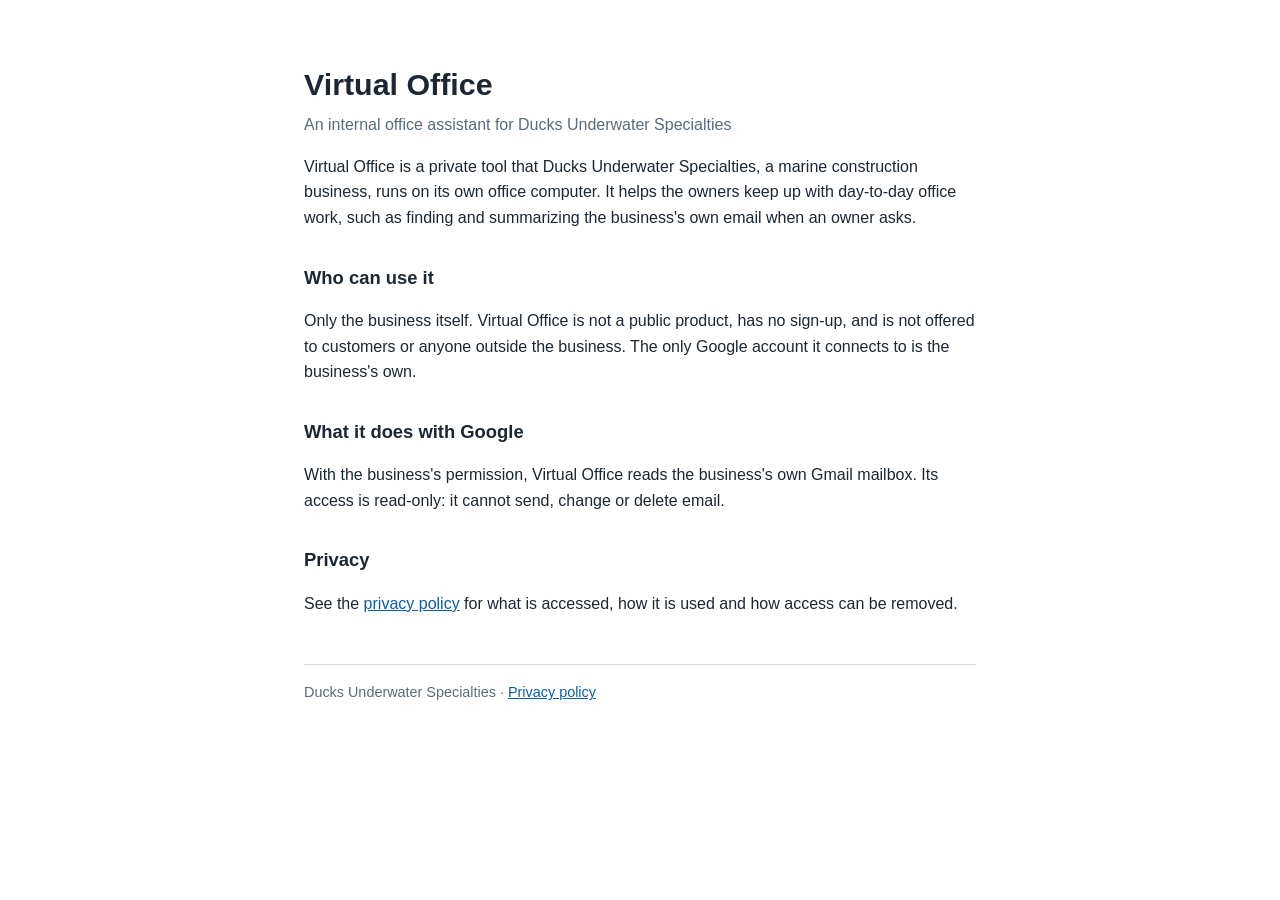
<file: index.html>
<!doctype html>
<html lang="en"><head><meta charset="utf-8"><meta name="viewport" content="width=device-width,initial-scale=1">
<title>Virtual Office</title><link rel="stylesheet" href="style.css"></head><body>
<h1>Virtual Office</h1>
<p class="sub">An internal office assistant for Ducks Underwater Specialties</p>
<p>Virtual Office is a private tool that Ducks Underwater Specialties, a marine construction business, runs on its own office computer. It helps the owners keep up with day-to-day office work, such as finding and summarizing the business's own email when an owner asks.</p>
<h2>Who can use it</h2>
<p>Only the business itself. Virtual Office is not a public product, has no sign-up, and is not offered to customers or anyone outside the business. The only Google account it connects to is the business's own.</p>
<h2>What it does with Google</h2>
<p>With the business's permission, Virtual Office reads the business's own Gmail mailbox. Its access is read-only: it cannot send, change or delete email.</p>
<h2>Privacy</h2>
<p>See the <a href="privacy.html">privacy policy</a> for what is accessed, how it is used and how access can be removed.</p>
<footer>Ducks Underwater Specialties · <a href="privacy.html">Privacy policy</a></footer>
</body></html>
</file>
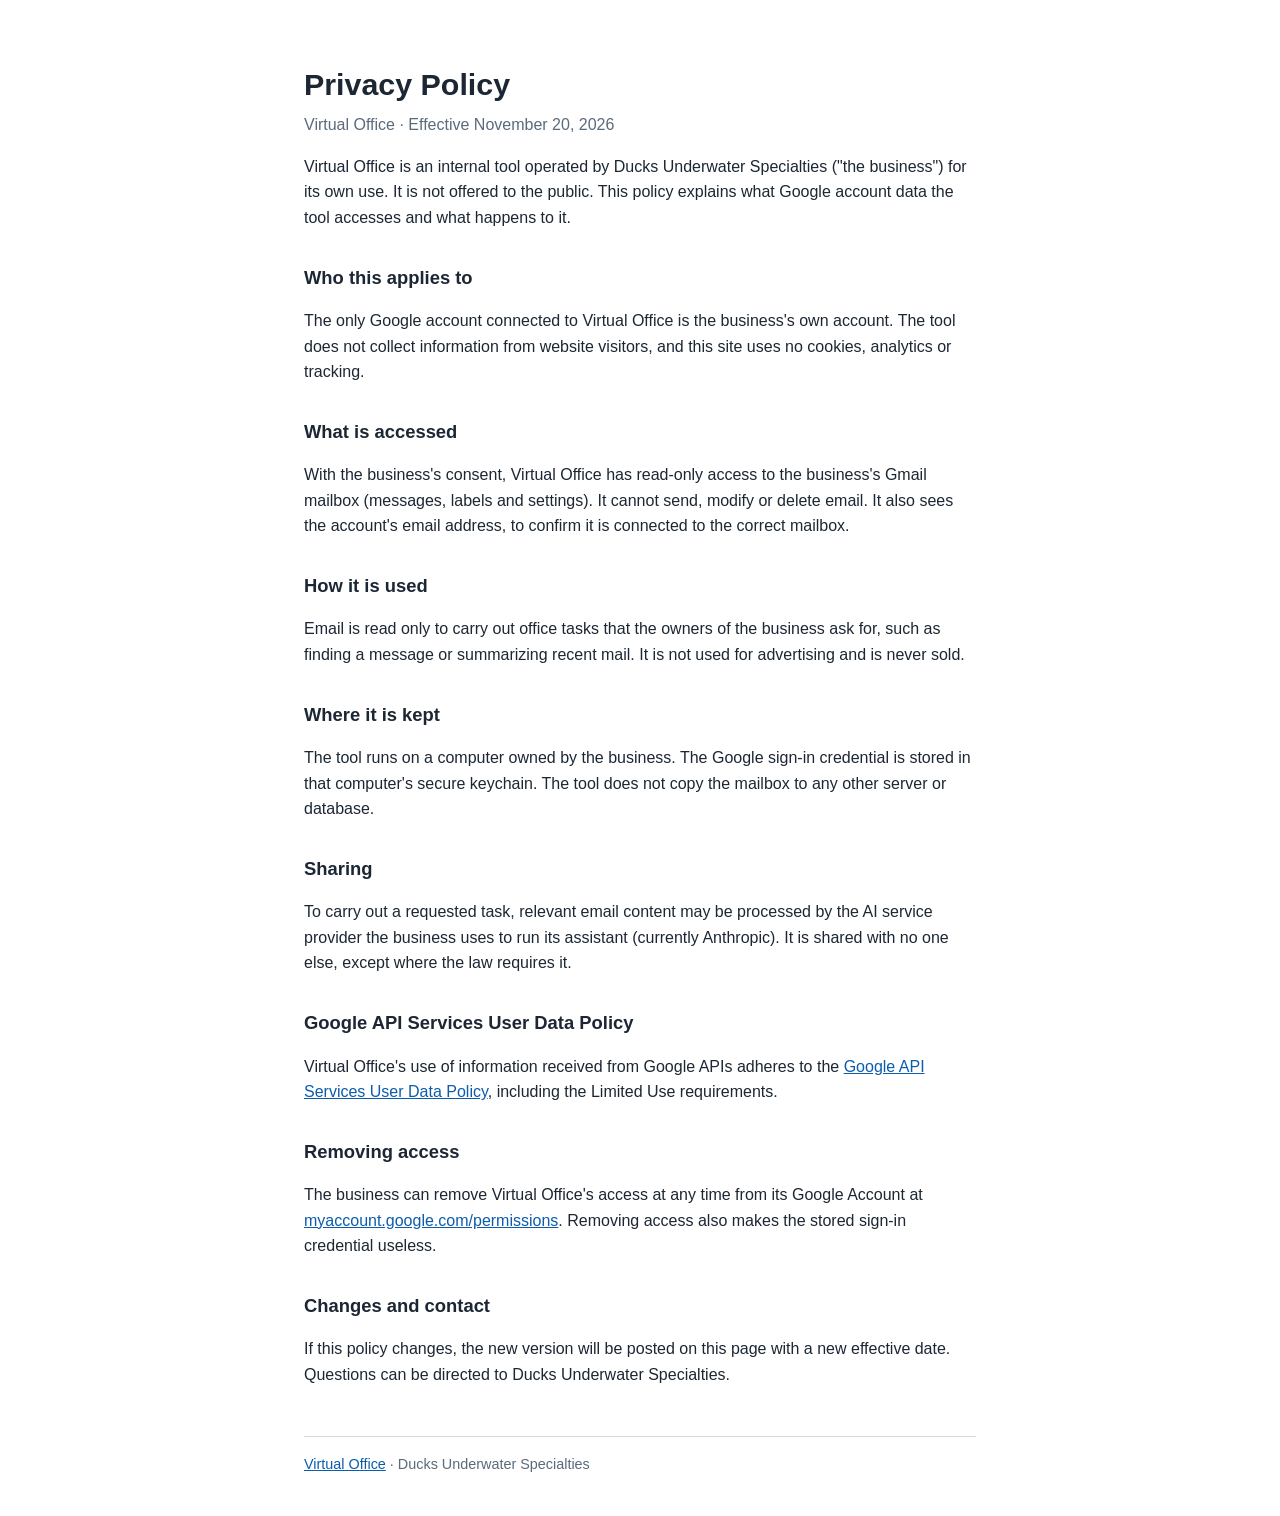
<file: privacy.html>
<!doctype html>
<html lang="en"><head><meta charset="utf-8"><meta name="viewport" content="width=device-width,initial-scale=1">
<title>Privacy Policy – Virtual Office</title><link rel="stylesheet" href="style.css"></head><body>
<h1>Privacy Policy</h1>
<p class="sub">Virtual Office · Effective November 20, 2026</p>
<p>Virtual Office is an internal tool operated by Ducks Underwater Specialties ("the business") for its own use. It is not offered to the public. This policy explains what Google account data the tool accesses and what happens to it.</p>
<h2>Who this applies to</h2>
<p>The only Google account connected to Virtual Office is the business's own account. The tool does not collect information from website visitors, and this site uses no cookies, analytics or tracking.</p>
<h2>What is accessed</h2>
<p>With the business's consent, Virtual Office has read-only access to the business's Gmail mailbox (messages, labels and settings). It cannot send, modify or delete email. It also sees the account's email address, to confirm it is connected to the correct mailbox.</p>
<h2>How it is used</h2>
<p>Email is read only to carry out office tasks that the owners of the business ask for, such as finding a message or summarizing recent mail. It is not used for advertising and is never sold.</p>
<h2>Where it is kept</h2>
<p>The tool runs on a computer owned by the business. The Google sign-in credential is stored in that computer's secure keychain. The tool does not copy the mailbox to any other server or database.</p>
<h2>Sharing</h2>
<p>To carry out a requested task, relevant email content may be processed by the AI service provider the business uses to run its assistant (currently Anthropic). It is shared with no one else, except where the law requires it.</p>
<h2>Google API Services User Data Policy</h2>
<p>Virtual Office's use of information received from Google APIs adheres to the <a href="https://developers.google.com/terms/api-services-user-data-policy">Google API Services User Data Policy</a>, including the Limited Use requirements.</p>
<h2>Removing access</h2>
<p>The business can remove Virtual Office's access at any time from its Google Account at <a href="https://myaccount.google.com/permissions">myaccount.google.com/permissions</a>. Removing access also makes the stored sign-in credential useless.</p>
<h2>Changes and contact</h2>
<p>If this policy changes, the new version will be posted on this page with a new effective date. Questions can be directed to Ducks Underwater Specialties.</p>
<footer><a href="index.html">Virtual Office</a> · Ducks Underwater Specialties</footer>
</body></html>
</file>
<file: style.css>
:root{color-scheme:light dark}
body{font-family:-apple-system,BlinkMacSystemFont,"Segoe UI",Roboto,sans-serif;line-height:1.6;max-width:42rem;margin:0 auto;padding:2.5rem 1rem;color:#1c2733;background:#fff}
h1{font-size:1.9rem;margin-bottom:.2rem}h2{font-size:1.15rem;margin-top:2rem}
.sub{color:#5a6b7b;margin-top:0}a{color:#0b5cad}
footer{margin-top:3rem;padding-top:1rem;border-top:1px solid #d5dce3;font-size:.9rem;color:#5a6b7b}
@media (prefers-color-scheme:dark){body{background:#12181f;color:#e3e9ef}.sub,footer{color:#9aa9b8}a{color:#7db8f2}footer{border-color:#2c3845}}
</file>
